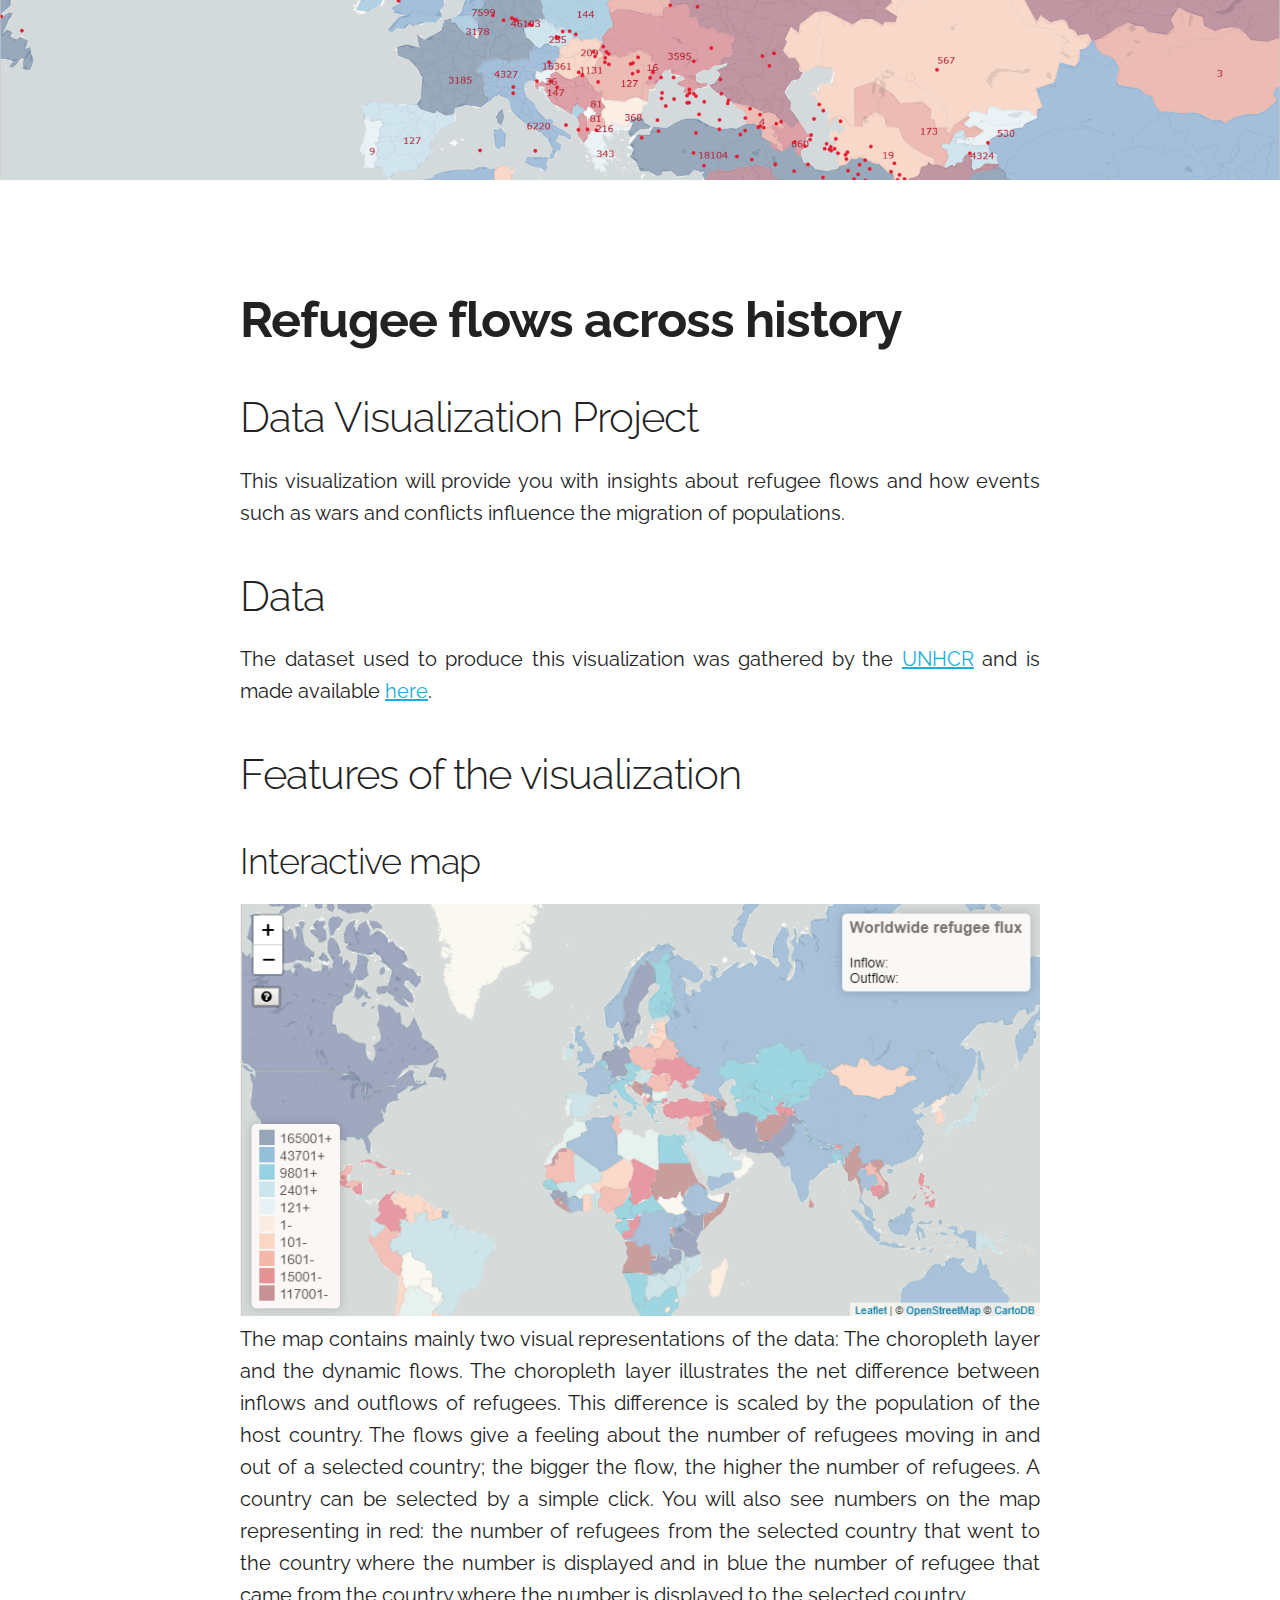
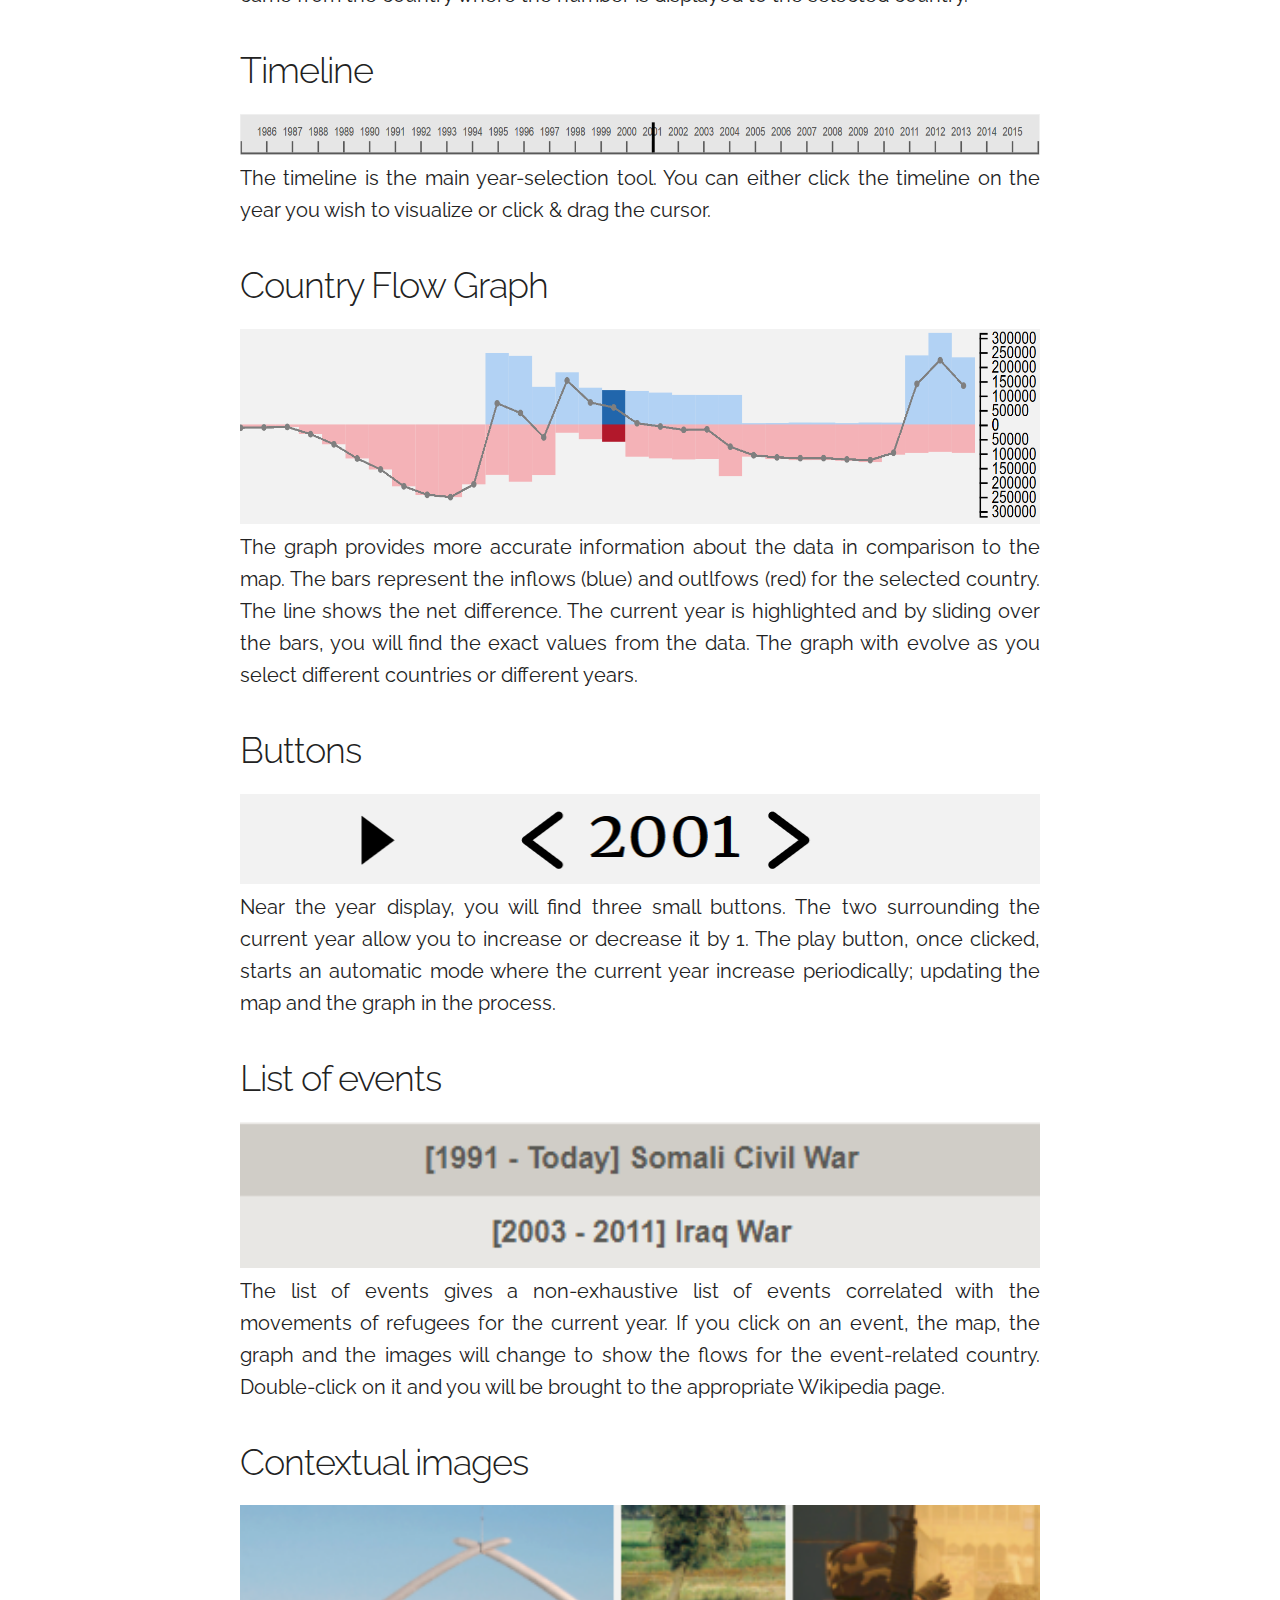
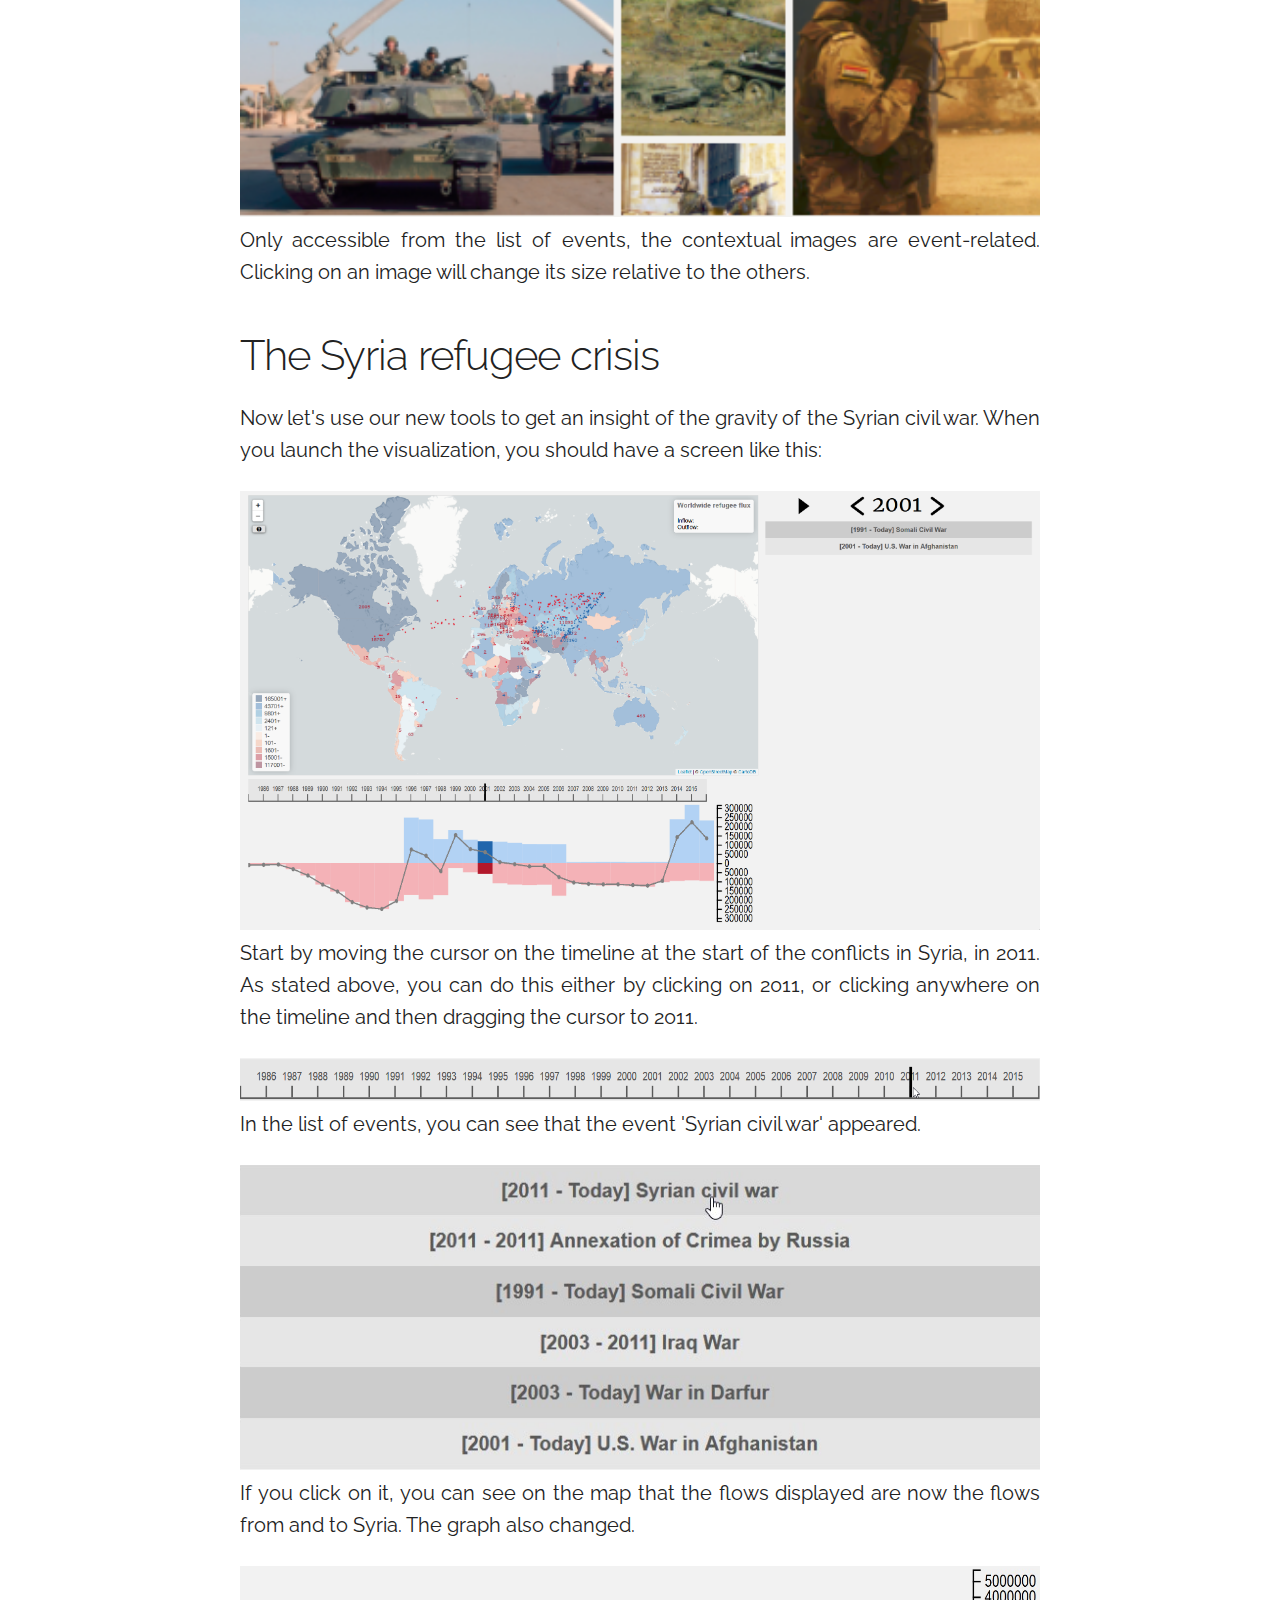
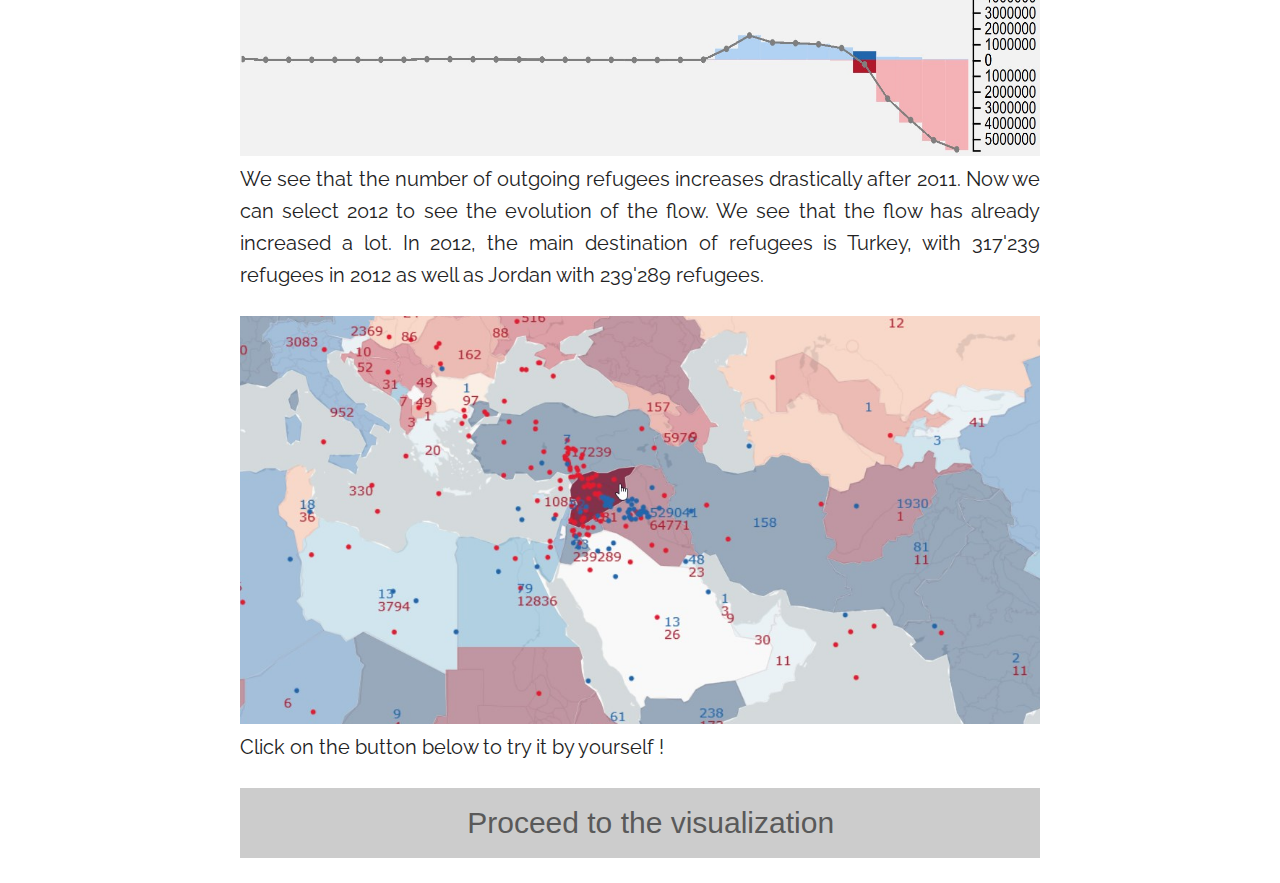
<file: docs/index.html>
<!DOCTYPE html>
<html lang="en">
<head>
    <meta charset="UTF-8">
    <title>Project Data visualization</title>

    <link rel="icon" type="image/png" href="imgs/logo_refugee.png" />
    <link href="//fonts.googleapis.com/css?family=Raleway:400,300,600" rel="stylesheet" type="text/css">

    <!-- CSS
    –––––––––––––––––––––––––––––––––––––––––––––––––– -->
    <link rel="stylesheet" href="styles/normalize.css">
    <link rel="stylesheet" href="styles/skeleton.css">
    <style>

        h1 {
            font-weight: bold;
        }

        h1, h2, h3, h4 {
            margin-top: 1em;
        }

        p, ul {
            text-align: justify;
            font-size: 2rem;
        }

        .main_button {
            -webkit-border-radius: 0;
            -moz-border-radius: 0;
            border-radius: 0;
            color: #595959;
            font-family: Arial;
            font-size: 3rem;
            font-weight: 300;
            padding: 8pt;
            width: 100%;
            margin-left: auto;
            margin-right: auto;
            background-color: #cccccc;
            border: solid #337FED 0;
            text-decoration: none;
            display: inline-block;
            text-align: center;
            cursor: pointer;
        }

        .main_button:hover {
            background: #d9d9d9;
            text-decoration: none;
        }

        .centered {
            width: 800px;
            margin-left: auto;
            margin-right: auto;
            margin-top: 60px
        }

        .headerimg {
            position: fixed;
            z-index: 0;
            height: 30%;
            width: 100%;
            margin: 0;
        }

        .banner {
            display: block;
            position: absolute;
            min-width: 100%;
        }

        .contentwrapper {
            position: relative;
            z-index: 1000;
            margin-top: 180px;
            /*height: 1000px;*/
            background-color: white;
            width: 100%;
        }

        .pagecontent {
            z-index: 1000;
        }

        div {
            overflow: hidden;
        }

        img {
            width: 100%;
        }

    </style>
</head>
<body>
<div class="headerimg">
    <img src="imgs/banner_crop.png" class="banner"/>
</div>
<div class="pagecontent">
    <div class="contentwrapper">
        <div class="centered">
            <h1>Refugee flows across history</h1>
            <h2>Data Visualization Project</h2>
            <p>This visualization will provide you with insights about refugee flows and how
                events such as wars and conflicts influence the migration of populations. </p>
            <h2>Data</h2>
            <p> The dataset used to produce this visualization was gathered by the <a href="http://www.unhcr.org/">UNHCR</a> and is made available <a href="https://www.kaggle.com/unitednations/refugee-data/data">here</a>.
			
            <h2>Features of the visualization</h2>

            <h3>Interactive map</h3>
            <img src="imgs/map.png">
            <p>
                The map contains mainly two visual representations of the data: The choropleth layer and the dynamic flows.
                The choropleth layer illustrates the net difference between inflows and outflows of refugees. 
				This difference is scaled by the population of the host country.
				The flows give a feeling about the number of refugees moving in and out of a selected country; the bigger the flow, the
				higher the number of refugees.
				A
                country
                can
                be selected by a simple click. 
				You
                will
                also see numbers on the map representing in red: the number of refugees from the selected country that
                went
                to the
                country where the number is displayed and in blue the number of refugee that came from the country where
                the
                number
                is displayed to the selected country.
            </p>

            <h3>Timeline</h3>
            <img src="imgs/timeline.png">
            <p>
                The timeline is the main year-selection tool. You can either click the timeline on the year you wish to
                visualize or click & drag the cursor.
            </p>

            <h3>Country Flow Graph</h3>
            <img src="imgs/graph.png">
            <p>
                The graph provides more accurate information about the data in comparison to the map. The bars
                represent
                the inflows (blue) and outlfows (red) for the selected country. The line shows the net difference.
                The current year is highlighted and by sliding over the bars, you will find the exact values from the
                data.
                The graph with evolve as you select different countries or different years.
            </p>
            <h3>Buttons</h3>
            <img src="imgs/buttons.png">
            <p>
                Near the year display, you will find three small buttons. The two surrounding the current year allow you to
                increase or decrease it by 1. The play button, once clicked, starts an automatic mode where
                the
                current year increase periodically; updating the map and the graph in the process.
            </p>
            <h3>List of events</h3>
            <img src="imgs/events.png">
            <p>
                The list of events gives a non-exhaustive list of events correlated with the movements of refugees for
                the
                current year. If you click on an event, the map, the graph and the images will change to show
                the
                flows
                for the event-related country. Double-click on it and you will be brought to the appropriate Wikipedia page.
            </p>
            <h3>Contextual images</h3>
            <img src="imgs/context_img.png">
            <p>
                Only accessible from the list of events, the contextual images are event-related. Clicking on an image will change its size
				relative to the others.
            </p>

            <h2>The Syria refugee crisis</h2>
            <p>
                Now let's use our new tools to get an insight of the gravity of the Syrian civil war.
                When you launch the visualization, you should have a screen like this:
            </p>
                <img src="imgs/syria_1.png">
            <p>
                Start by moving the cursor on the timeline at the start of the conflicts in Syria, in 2011. As stated above,
                you can do this either by clicking on 2011, or clicking anywhere on the timeline and then dragging the cursor
                to 2011.
            </p>
                <img src="imgs/syria_2.png">
            <p>
                In the list of events, you can see that the event 'Syrian civil war' appeared.
            </p>
                <img src="imgs/syria_3.png">
            <p>
                If
                you
                click
                on it, you can see on the map that the flows displayed are now the flows from and to Syria.
                The graph also
                changed.
            </p>
                <img src="imgs/syria_4.png">
            <p>
                We see that the number of outgoing refugees increases drastically after 2011. Now we can select
                2012
                to see
                the evolution of the flow. We see that the flow has already increased a lot. In 2012, the main
                destination
                of refugees is Turkey, with 317'239 refugees in 2012 as well as Jordan with 239'289 refugees.
            </p>
                <img src="imgs/syria_5.png">
				
			<p>
				Click on the button below to try it by yourself !
			</p>

            <a href="visu.html" class="main_button">
                Proceed to the visualization
            </a>
            <p></p>
        </div>
    </div>
</div>
</body>
</html>
</file>
<file: docs/styles/skeleton.css>
/*
* Skeleton V2.0.4
* Copyright 2014, Dave Gamache
* www.getskeleton.com
* Free to use under the MIT license.
* http://www.opensource.org/licenses/mit-license.php
* 12/29/2014
*/


/* Table of contents
––––––––––––––––––––––––––––––––––––––––––––––––––
- Grid
- Base Styles
- Typography
- Links
- Buttons
- Forms
- Lists
- Code
- Tables
- Spacing
- Utilities
- Clearing
- Media Queries
*/


/* Grid
–––––––––––––––––––––––––––––––––––––––––––––––––– */
.container {
  position: relative;
  width: 100%;
  max-width: 960px;
  margin: 0 auto;
  padding: 0 20px;
  box-sizing: border-box; }
.column,
.columns {
  width: 100%;
  float: left;
  box-sizing: border-box; }

/* For devices larger than 400px */
@media (min-width: 400px) {
  .container {
    width: 85%;
    padding: 0; }
}

/* For devices larger than 550px */
@media (min-width: 550px) {
  .container {
    width: 80%; }
  .column,
  .columns {
    margin-left: 4%; }
  .column:first-child,
  .columns:first-child {
    margin-left: 0; }

  .one.column,
  .one.columns                    { width: 4.66666666667%; }
  .two.columns                    { width: 13.3333333333%; }
  .three.columns                  { width: 22%;            }
  .four.columns                   { width: 30.6666666667%; }
  .five.columns                   { width: 39.3333333333%; }
  .six.columns                    { width: 48%;            }
  .seven.columns                  { width: 56.6666666667%; }
  .eight.columns                  { width: 65.3333333333%; }
  .nine.columns                   { width: 74.0%;          }
  .ten.columns                    { width: 82.6666666667%; }
  .eleven.columns                 { width: 91.3333333333%; }
  .twelve.columns                 { width: 100%; margin-left: 0; }

  .one-third.column               { width: 30.6666666667%; }
  .two-thirds.column              { width: 65.3333333333%; }

  .one-half.column                { width: 48%; }

  /* Offsets */
  .offset-by-one.column,
  .offset-by-one.columns          { margin-left: 8.66666666667%; }
  .offset-by-two.column,
  .offset-by-two.columns          { margin-left: 17.3333333333%; }
  .offset-by-three.column,
  .offset-by-three.columns        { margin-left: 26%;            }
  .offset-by-four.column,
  .offset-by-four.columns         { margin-left: 34.6666666667%; }
  .offset-by-five.column,
  .offset-by-five.columns         { margin-left: 43.3333333333%; }
  .offset-by-six.column,
  .offset-by-six.columns          { margin-left: 52%;            }
  .offset-by-seven.column,
  .offset-by-seven.columns        { margin-left: 60.6666666667%; }
  .offset-by-eight.column,
  .offset-by-eight.columns        { margin-left: 69.3333333333%; }
  .offset-by-nine.column,
  .offset-by-nine.columns         { margin-left: 78.0%;          }
  .offset-by-ten.column,
  .offset-by-ten.columns          { margin-left: 86.6666666667%; }
  .offset-by-eleven.column,
  .offset-by-eleven.columns       { margin-left: 95.3333333333%; }

  .offset-by-one-third.column,
  .offset-by-one-third.columns    { margin-left: 34.6666666667%; }
  .offset-by-two-thirds.column,
  .offset-by-two-thirds.columns   { margin-left: 69.3333333333%; }

  .offset-by-one-half.column,
  .offset-by-one-half.columns     { margin-left: 52%; }

}


/* Base Styles
–––––––––––––––––––––––––––––––––––––––––––––––––– */
/* NOTE
html is set to 62.5% so that all the REM measurements throughout Skeleton
are based on 10px sizing. So basically 1.5rem = 15px :) */
html {
  font-size: 62.5%; }
body {
  font-size: 1.5em; /* currently ems cause chrome bug misinterpreting rems on body element */
  line-height: 1.6;
  font-weight: 400;
  font-family: "Raleway", "HelveticaNeue", "Helvetica Neue", Helvetica, Arial, sans-serif;
  color: #222; }


/* Typography
–––––––––––––––––––––––––––––––––––––––––––––––––– */
h1, h2, h3, h4, h5, h6 {
  margin-top: 0;
  margin-bottom: 2rem;
  font-weight: 300; }
h1 { font-size: 4.0rem; line-height: 1.2;  letter-spacing: -.1rem;}
h2 { font-size: 3.6rem; line-height: 1.25; letter-spacing: -.1rem; }
h3 { font-size: 3.0rem; line-height: 1.3;  letter-spacing: -.1rem; }
h4 { font-size: 2.4rem; line-height: 1.35; letter-spacing: -.08rem; }
h5 { font-size: 1.8rem; line-height: 1.5;  letter-spacing: -.05rem; }
h6 { font-size: 1.5rem; line-height: 1.6;  letter-spacing: 0; }

/* Larger than phablet */
@media (min-width: 550px) {
  h1 { font-size: 5.0rem; }
  h2 { font-size: 4.2rem; }
  h3 { font-size: 3.6rem; }
  h4 { font-size: 3.0rem; }
  h5 { font-size: 2.4rem; }
  h6 { font-size: 1.5rem; }
}

p {
  margin-top: 0; }


/* Links
–––––––––––––––––––––––––––––––––––––––––––––––––– */
a {
  color: #1EAEDB; }
a:hover {
  color: #0FA0CE; }


/* Buttons
–––––––––––––––––––––––––––––––––––––––––––––––––– */
.button,
button,
input[type="submit"],
input[type="reset"],
input[type="button"] {
  display: inline-block;
  height: 38px;
  padding: 0 30px;
  color: #555;
  text-align: center;
  font-size: 11px;
  font-weight: 600;
  line-height: 38px;
  letter-spacing: .1rem;
  text-transform: uppercase;
  text-decoration: none;
  white-space: nowrap;
  background-color: transparent;
  border-radius: 4px;
  border: 1px solid #bbb;
  cursor: pointer;
  box-sizing: border-box; }
.button:hover,
button:hover,
input[type="submit"]:hover,
input[type="reset"]:hover,
input[type="button"]:hover,
.button:focus,
button:focus,
input[type="submit"]:focus,
input[type="reset"]:focus,
input[type="button"]:focus {
  color: #333;
  border-color: #888;
  outline: 0; }
.button.button-primary,
button.button-primary,
input[type="submit"].button-primary,
input[type="reset"].button-primary,
input[type="button"].button-primary {
  color: #FFF;
  background-color: #33C3F0;
  border-color: #33C3F0; }
.button.button-primary:hover,
button.button-primary:hover,
input[type="submit"].button-primary:hover,
input[type="reset"].button-primary:hover,
input[type="button"].button-primary:hover,
.button.button-primary:focus,
button.button-primary:focus,
input[type="submit"].button-primary:focus,
input[type="reset"].button-primary:focus,
input[type="button"].button-primary:focus {
  color: #FFF;
  background-color: #1EAEDB;
  border-color: #1EAEDB; }


/* Forms
–––––––––––––––––––––––––––––––––––––––––––––––––– */
input[type="email"],
input[type="number"],
input[type="search"],
input[type="text"],
input[type="tel"],
input[type="url"],
input[type="password"],
textarea,
select {
  height: 38px;
  padding: 6px 10px; /* The 6px vertically centers text on FF, ignored by Webkit */
  background-color: #fff;
  border: 1px solid #D1D1D1;
  border-radius: 4px;
  box-shadow: none;
  box-sizing: border-box; }
/* Removes awkward default styles on some inputs for iOS */
input[type="email"],
input[type="number"],
input[type="search"],
input[type="text"],
input[type="tel"],
input[type="url"],
input[type="password"],
textarea {
  -webkit-appearance: none;
     -moz-appearance: none;
          appearance: none; }
textarea {
  min-height: 65px;
  padding-top: 6px;
  padding-bottom: 6px; }
input[type="email"]:focus,
input[type="number"]:focus,
input[type="search"]:focus,
input[type="text"]:focus,
input[type="tel"]:focus,
input[type="url"]:focus,
input[type="password"]:focus,
textarea:focus,
select:focus {
  border: 1px solid #33C3F0;
  outline: 0; }
label,
legend {
  display: block;
  margin-bottom: .5rem;
  font-weight: 600; }
fieldset {
  padding: 0;
  border-width: 0; }
input[type="checkbox"],
input[type="radio"] {
  display: inline; }
label > .label-body {
  display: inline-block;
  margin-left: .5rem;
  font-weight: normal; }


/* Lists
–––––––––––––––––––––––––––––––––––––––––––––––––– */
ul {
  list-style: circle inside; }
ol {
  list-style: decimal inside; }
ol, ul {
  padding-left: 0;
  margin-top: 0; }
ul ul,
ul ol,
ol ol,
ol ul {
  margin: 1.5rem 0 1.5rem 3rem;
  font-size: 90%; }
li {
  margin-bottom: 1rem; }


/* Code
–––––––––––––––––––––––––––––––––––––––––––––––––– */
code {
  padding: .2rem .5rem;
  margin: 0 .2rem;
  font-size: 90%;
  white-space: nowrap;
  background: #F1F1F1;
  border: 1px solid #E1E1E1;
  border-radius: 4px; }
pre > code {
  display: block;
  padding: 1rem 1.5rem;
  white-space: pre; }


/* Tables
–––––––––––––––––––––––––––––––––––––––––––––––––– */
th,
td {
  padding: 12px 15px;
  text-align: left;
  border-bottom: 1px solid #E1E1E1; }
th:first-child,
td:first-child {
  padding-left: 0; }
th:last-child,
td:last-child {
  padding-right: 0; }


/* Spacing
–––––––––––––––––––––––––––––––––––––––––––––––––– */
button,
.button {
  margin-bottom: 1rem; }
input,
textarea,
select,
fieldset {
  margin-bottom: 1.5rem; }
pre,
blockquote,
dl,
figure,
table,
p,
ul,
ol,
form {
  margin-bottom: 2.5rem; }


/* Utilities
–––––––––––––––––––––––––––––––––––––––––––––––––– */
.u-full-width {
  width: 100%;
  box-sizing: border-box; }
.u-max-full-width {
  max-width: 100%;
  box-sizing: border-box; }
.u-pull-right {
  float: right; }
.u-pull-left {
  float: left; }


/* Misc
–––––––––––––––––––––––––––––––––––––––––––––––––– */
hr {
  margin-top: 3rem;
  margin-bottom: 3.5rem;
  border-width: 0;
  border-top: 1px solid #E1E1E1; }


/* Clearing
–––––––––––––––––––––––––––––––––––––––––––––––––– */

/* Self Clearing Goodness */
.container:after,
.row:after,
.u-cf {
  content: "";
  display: table;
  clear: both; }


/* Media Queries
–––––––––––––––––––––––––––––––––––––––––––––––––– */
/*
Note: The best way to structure the use of media queries is to create the queries
near the relevant code. For example, if you wanted to change the styles for buttons
on small devices, paste the mobile query code up in the buttons section and style it
there.
*/


/* Larger than mobile */
@media (min-width: 400px) {}

/* Larger than phablet (also point when grid becomes active) */
@media (min-width: 550px) {}

/* Larger than tablet */
@media (min-width: 750px) {}

/* Larger than desktop */
@media (min-width: 1000px) {}

/* Larger than Desktop HD */
@media (min-width: 1200px) {}
</file>
